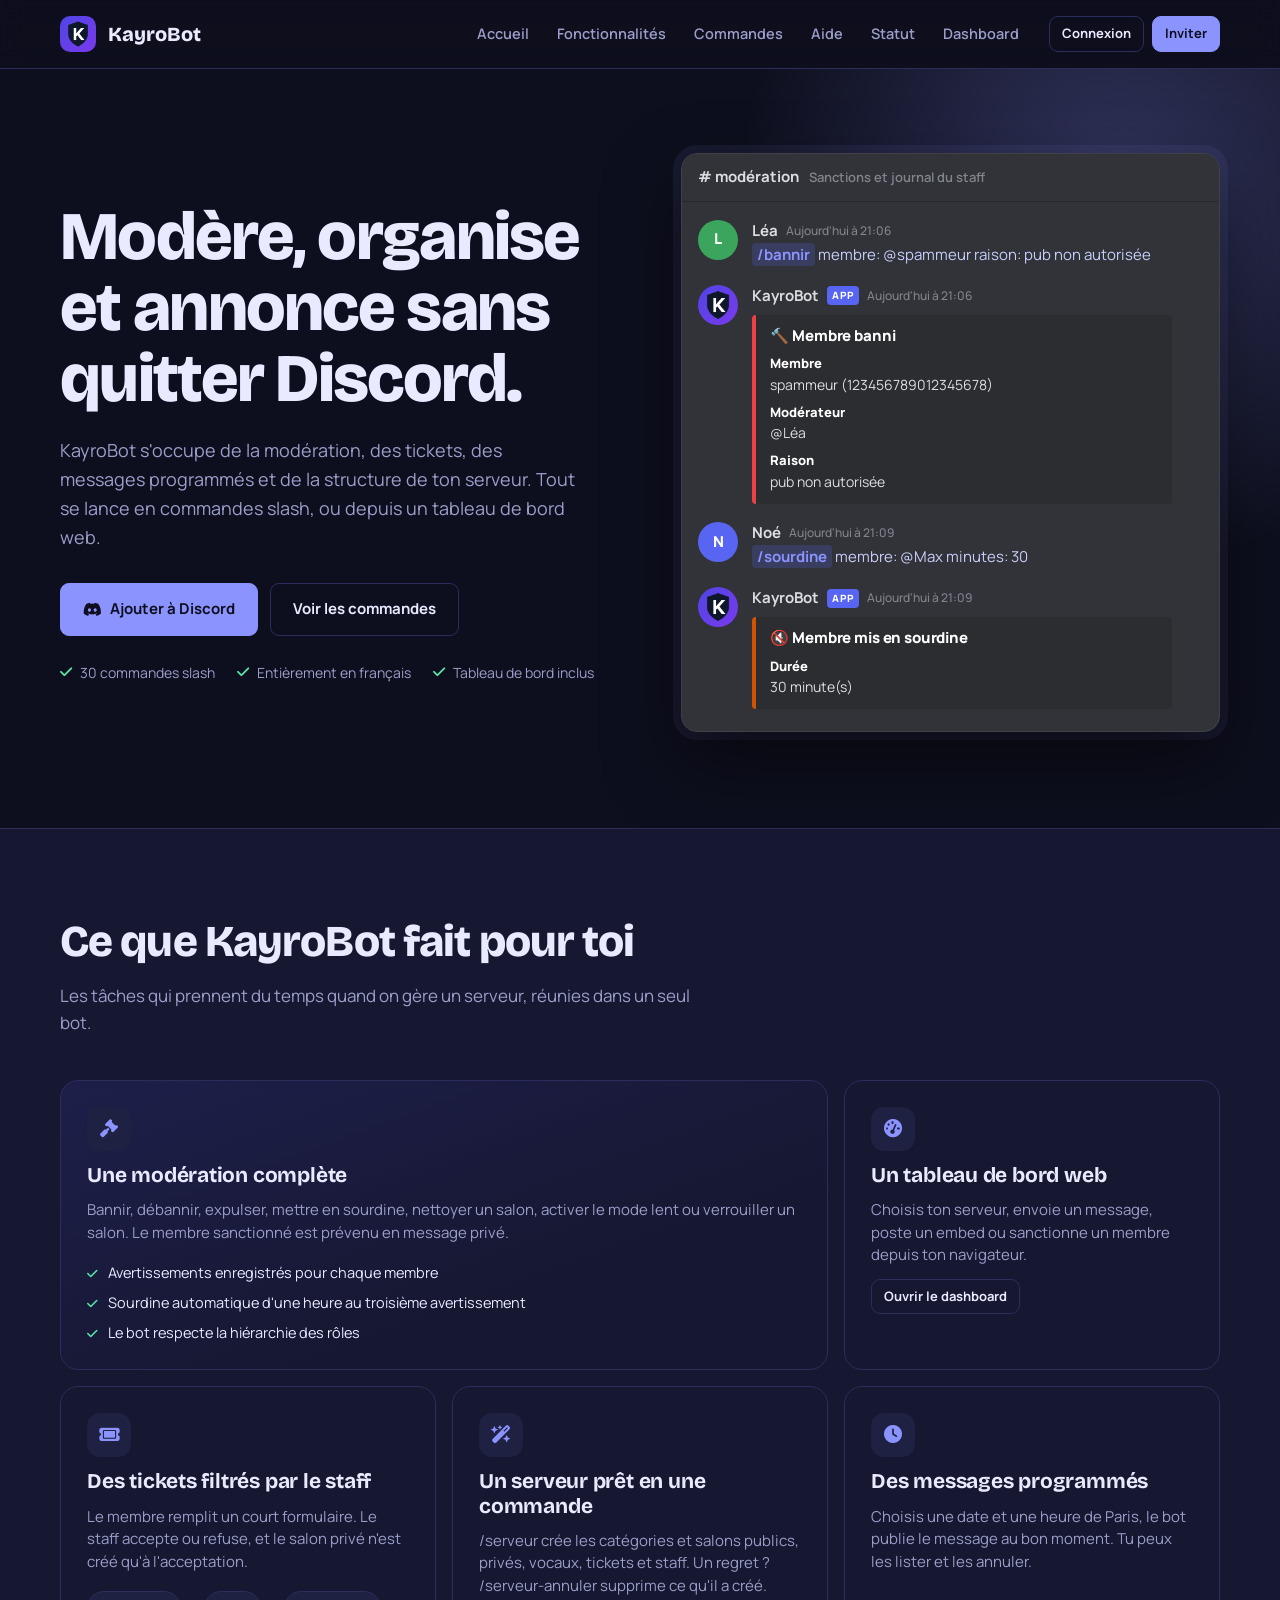
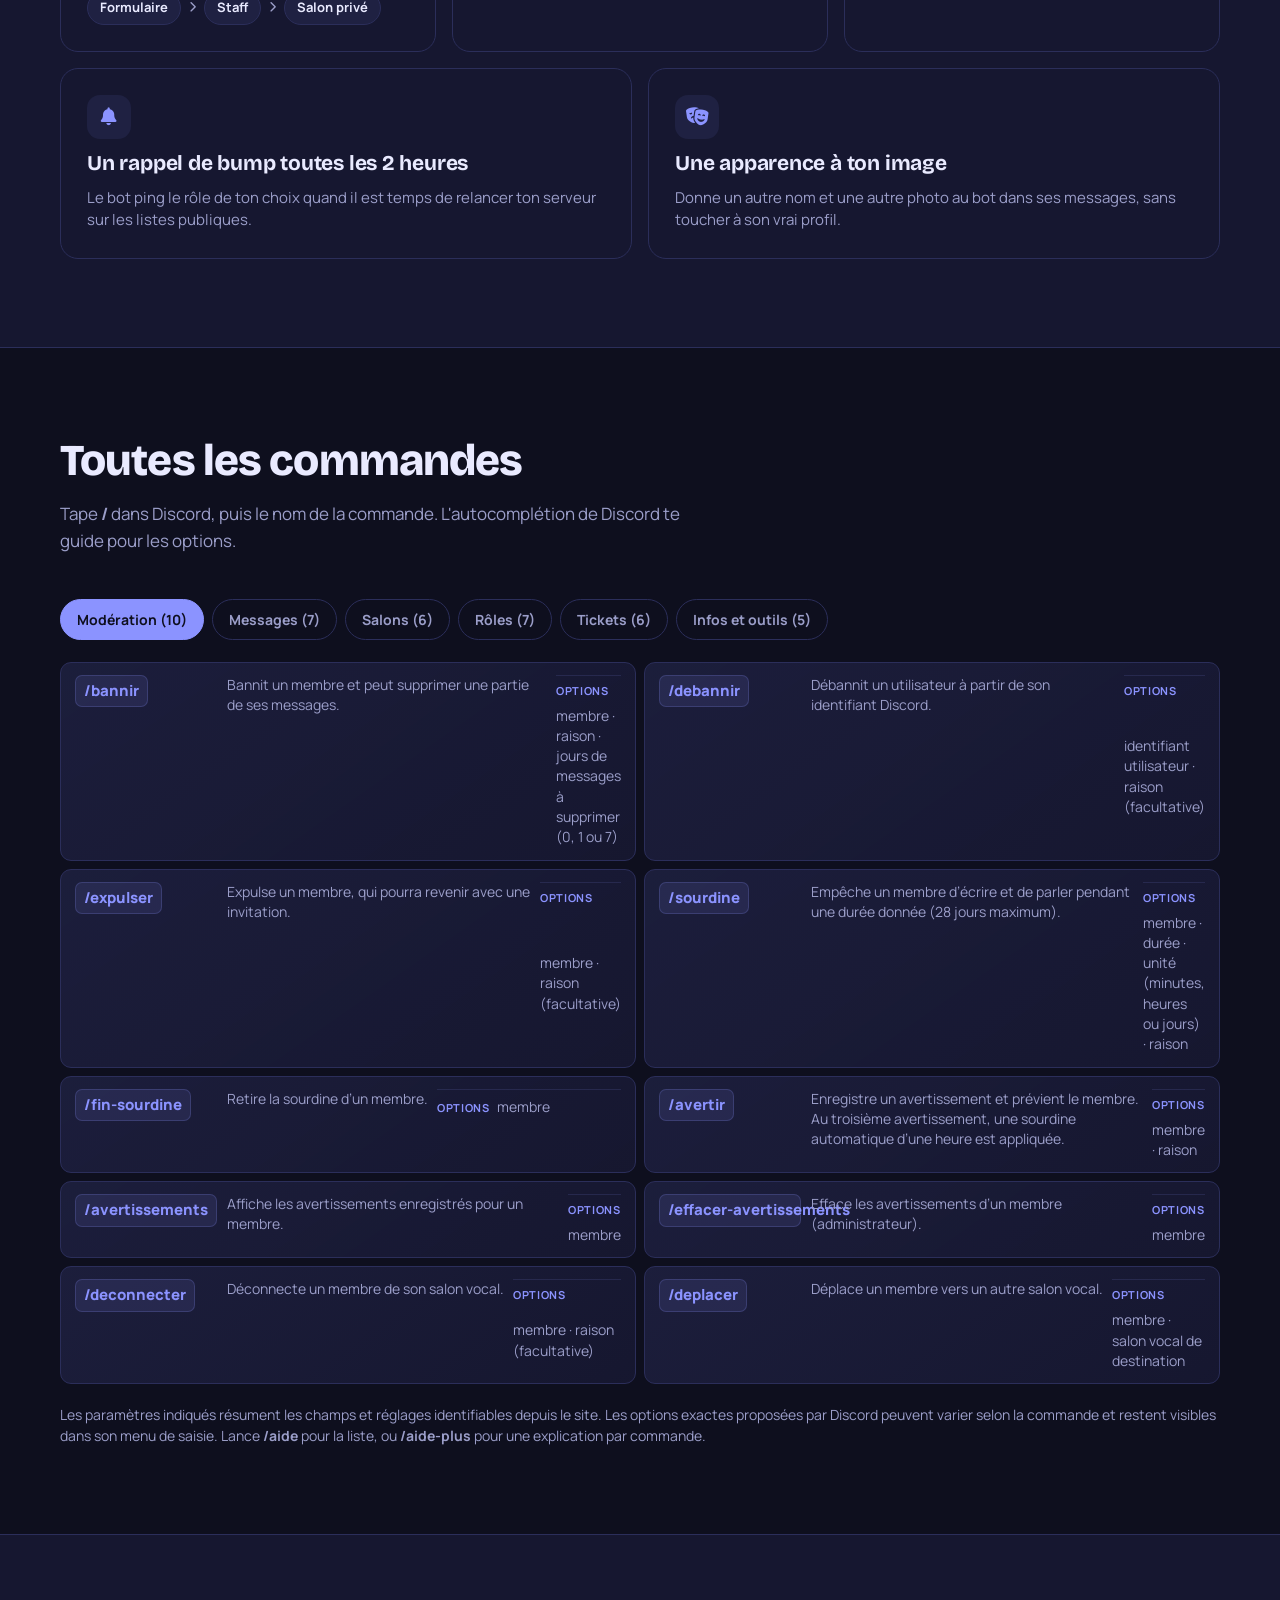
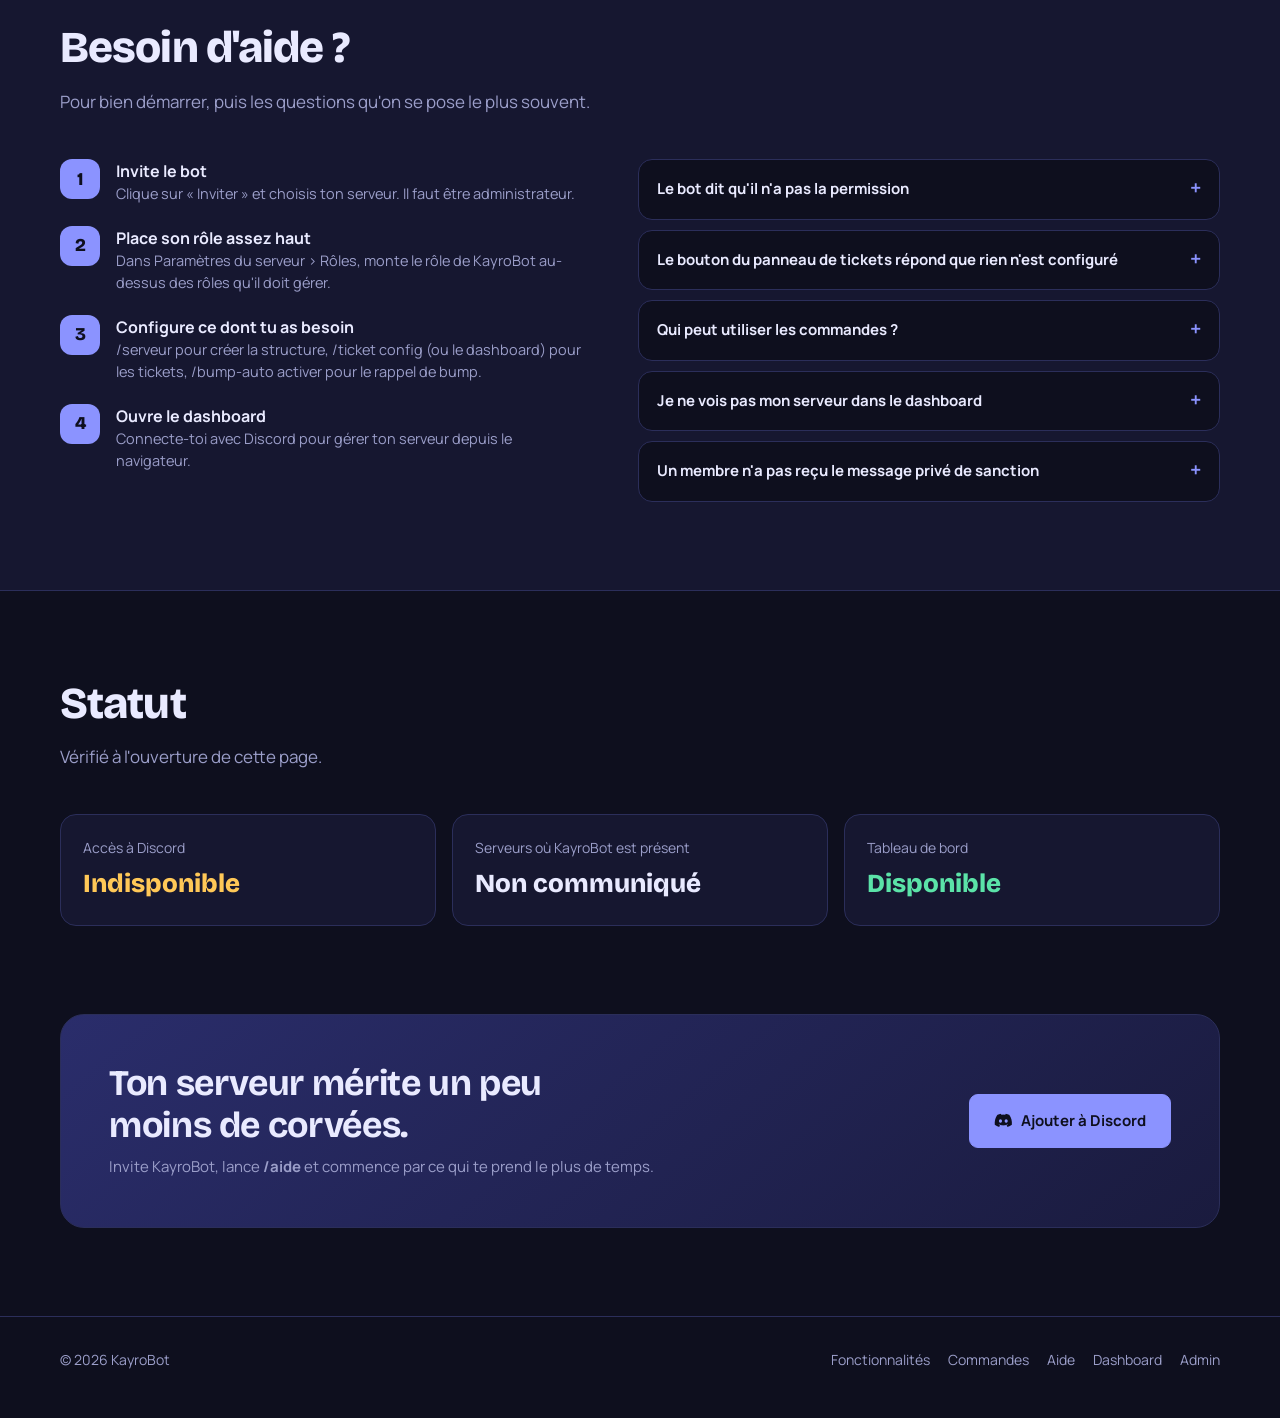
<file: index.html>
<!DOCTYPE html>
<html lang="fr">
<head>
  <meta charset="UTF-8">
  <meta name="viewport" content="width=device-width, initial-scale=1.0">
  <title>KayroBot – Le bot Discord de modération, tickets et annonces</title>
  <meta name="description" content="KayroBot modère ton serveur Discord, gère les tickets, programme tes messages et crée la structure du serveur. Commandes en français et tableau de bord web.">
  <meta property="og:title" content="KayroBot, le bot Discord en français">
  <meta property="og:description" content="Modération, tickets, messages programmés et tableau de bord web.">
  <meta property="og:image" content="https://kayrobot.fr/logo.png">
  <link rel="icon" type="image/png" href="favicon.png">
  <link rel="preconnect" href="https://fonts.googleapis.com">
  <link rel="preconnect" href="https://fonts.gstatic.com" crossorigin>
  <link href="https://fonts.googleapis.com/css2?family=Bricolage+Grotesque:opsz,wght@12..96,600;12..96,700;12..96,800&family=Manrope:wght@400;500;600;700;800&display=swap" rel="stylesheet">
  <link rel="stylesheet" href="https://cdnjs.cloudflare.com/ajax/libs/font-awesome/6.4.0/css/all.min.css">
  <link rel="stylesheet" href="style.css">
  <link rel="stylesheet" href="landing.css">
<script>
  // Adresse propre : /kayrobot.fr/ au lieu de /kayrobot.fr/index.html (et sans .html pour les autres pages)
  (function () {
    var p = location.pathname.replace(/index\.html$/, '').replace(/\.html$/, '');
    if (p !== location.pathname) history.replaceState(null, '', p + location.search + location.hash);
  })();
</script>
</head>
<body>

<header class="lp-header">
  <div class="lp-wrap lp-bar">
    <a class="lp-brand" href="#accueil"><img src="logo.png" alt="" width="36" height="36"> KayroBot</a>
    <button class="lp-burger" id="burger" aria-label="Ouvrir le menu" aria-expanded="false"><i class="fa-solid fa-bars"></i></button>
    <nav class="lp-nav" id="nav" aria-label="Navigation principale">
      <a class="link" href="#accueil">Accueil</a>
      <a class="link" href="#fonctionnalites">Fonctionnalités</a>
      <a class="link" href="#commandes">Commandes</a>
      <a class="link" href="#aide">Aide</a>
      <a class="link" href="#statut">Statut</a>
      <a class="link" href="dashboard">Dashboard</a>
      <div class="cta">
        <a class="btn btn-ghost btn-small" id="login-link" href="https://discord.com/oauth2/authorize?client_id=1563284812351938611&redirect_uri=https%3A%2F%2Fexemder29.github.io%2Ftest%2Fdashboard.html&response_type=token&scope=identify%20guilds">Connexion</a>
        <a class="btn btn-primary btn-small" href="https://discord.com/oauth2/authorize?client_id=1563284812351938611&permissions=8&integration_type=0&scope=bot+applications.commands" target="_blank" rel="noopener">Inviter</a>
      </div>
    </nav>
  </div>
</header>

<main>

  <!-- Accueil -->
  <section class="lp-hero" id="accueil">
    <div class="lp-wrap lp-hero-grid">
      <div>
        <h1>Modère, organise et annonce sans quitter Discord.</h1>
        <p class="sub">KayroBot s'occupe de la modération, des tickets, des messages programmés et de la structure de ton serveur. Tout se lance en commandes slash, ou depuis un tableau de bord web.</p>
        <div class="lp-actions">
          <a class="btn btn-primary" href="https://discord.com/oauth2/authorize?client_id=1563284812351938611&permissions=8&integration_type=0&scope=bot+applications.commands" target="_blank" rel="noopener"><i class="fa-brands fa-discord"></i> Ajouter à Discord</a>
          <a class="btn btn-ghost" href="#commandes">Voir les commandes</a>
        </div>
        <div class="lp-proof">
          <span><i class="fa-solid fa-check"></i> 30 commandes slash</span>
          <span><i class="fa-solid fa-check"></i> Entièrement en français</span>
          <span><i class="fa-solid fa-check"></i> Tableau de bord inclus</span>
        </div>
      </div>

      <!-- Maquette Discord : une sanction, comme le bot la affiche -->
      <div class="chat" role="img" aria-label="Exemple : un modérateur lance la commande bannir et KayroBot répond avec un embed de confirmation">
        <div class="chat-head"># modération <span>Sanctions et journal du staff</span></div>
        <div class="chat-body">
          <div class="msg">
            <div class="av">L</div>
            <div>
              <div class="who">Léa <small>Aujourd'hui à 21:06</small></div>
              <div class="cmdline"><b>/bannir</b> membre: @spammeur raison: pub non autorisée</div>
            </div>
          </div>
          <div class="msg">
            <img class="av" src="logo.png" alt="" width="40" height="40">
            <div>
              <div class="who">KayroBot <span class="app-tag">APP</span> <small>Aujourd'hui à 21:06</small></div>
              <div class="embed">
                <h4>🔨 Membre banni</h4>
                <dl>
                  <div><dt>Membre</dt><dd>spammeur (123456789012345678)</dd></div>
                  <div><dt>Modérateur</dt><dd>@Léa</dd></div>
                  <div><dt>Raison</dt><dd>pub non autorisée</dd></div>
                </dl>
              </div>
            </div>
          </div>
          <div class="msg">
            <div class="av" style="background:#5865f2">N</div>
            <div>
              <div class="who">Noé <small>Aujourd'hui à 21:09</small></div>
              <div class="cmdline"><b>/sourdine</b> membre: @Max minutes: 30</div>
            </div>
          </div>
          <div class="msg">
            <img class="av" src="logo.png" alt="" width="40" height="40">
            <div>
              <div class="who">KayroBot <span class="app-tag">APP</span> <small>Aujourd'hui à 21:09</small></div>
              <div class="embed amber">
                <h4>🔇 Membre mis en sourdine</h4>
                <dl><div><dt>Durée</dt><dd>30 minute(s)</dd></div></dl>
              </div>
            </div>
          </div>
        </div>
      </div>
    </div>
  </section>

  <!-- Fonctionnalités -->
  <section class="lp-section alt" id="fonctionnalites">
    <div class="lp-wrap">
      <div class="lp-head">
        <h2>Ce que KayroBot fait pour toi</h2>
        <p>Les tâches qui prennent du temps quand on gère un serveur, réunies dans un seul bot.</p>
      </div>

      <div class="bento">
        <article class="tile t4 hero-tile">
          <div class="ico"><i class="fa-solid fa-gavel"></i></div>
          <h3>Une modération complète</h3>
          <p>Bannir, débannir, expulser, mettre en sourdine, nettoyer un salon, activer le mode lent ou verrouiller un salon. Le membre sanctionné est prévenu en message privé.</p>
          <ul>
            <li><i class="fa-solid fa-check"></i> Avertissements enregistrés pour chaque membre</li>
            <li><i class="fa-solid fa-check"></i> Sourdine automatique d'une heure au troisième avertissement</li>
            <li><i class="fa-solid fa-check"></i> Le bot respecte la hiérarchie des rôles</li>
          </ul>
        </article>

        <article class="tile t2">
          <div class="ico"><i class="fa-solid fa-gauge-high"></i></div>
          <h3>Un tableau de bord web</h3>
          <p>Choisis ton serveur, envoie un message, poste un embed ou sanctionne un membre depuis ton navigateur.</p>
          <a class="btn btn-ghost btn-small" href="dashboard" style="justify-self:start">Ouvrir le dashboard</a>
        </article>

        <article class="tile t2">
          <div class="ico"><i class="fa-solid fa-ticket"></i></div>
          <h3>Des tickets filtrés par le staff</h3>
          <p>Le membre remplit un court formulaire. Le staff accepte ou refuse, et le salon privé n'est créé qu'à l'acceptation.</p>
          <div class="flow"><span>Formulaire</span><i class="fa-solid fa-chevron-right"></i><span>Staff</span><i class="fa-solid fa-chevron-right"></i><span>Salon privé</span></div>
        </article>

        <article class="tile t2">
          <div class="ico"><i class="fa-solid fa-wand-magic-sparkles"></i></div>
          <h3>Un serveur prêt en une commande</h3>
          <p>/serveur crée les catégories et salons publics, privés, vocaux, tickets et staff. Un regret ? /serveur-annuler supprime ce qu'il a créé.</p>
        </article>

        <article class="tile t2">
          <div class="ico"><i class="fa-solid fa-clock"></i></div>
          <h3>Des messages programmés</h3>
          <p>Choisis une date et une heure de Paris, le bot publie le message au bon moment. Tu peux les lister et les annuler.</p>
        </article>

        <article class="tile t3">
          <div class="ico"><i class="fa-solid fa-bell"></i></div>
          <h3>Un rappel de bump toutes les 2 heures</h3>
          <p>Le bot ping le rôle de ton choix quand il est temps de relancer ton serveur sur les listes publiques.</p>
        </article>

        <article class="tile t3">
          <div class="ico"><i class="fa-solid fa-masks-theater"></i></div>
          <h3>Une apparence à ton image</h3>
          <p>Donne un autre nom et une autre photo au bot dans ses messages, sans toucher à son vrai profil.</p>
        </article>
      </div>
    </div>
  </section>

  <!-- Commandes -->
  <section class="lp-section" id="commandes">
    <div class="lp-wrap">
      <div class="lp-head">
        <h2>Toutes les commandes</h2>
        <p>Tape <b>/</b> dans Discord, puis le nom de la commande. L'autocomplétion de Discord te guide pour les options.</p>
      </div>
      <div class="cmd-tabs" role="tablist" aria-label="Catégories de commandes" id="cmd-tabs"></div>
      <div class="cmd-list" id="cmd-list" role="tabpanel"></div>
      <p class="lp-note">Les paramètres indiqués résument les champs et réglages identifiables depuis le site. Les options exactes proposées par Discord peuvent varier selon la commande et restent visibles dans son menu de saisie. Lance <b>/aide</b> pour la liste, ou <b>/aide-plus</b> pour une explication par commande.</p>
    </div>
  </section>

  <!-- Aide -->
  <section class="lp-section alt" id="aide">
    <div class="lp-wrap">
      <div class="lp-head">
        <h2>Besoin d'aide ?</h2>
        <p>Pour bien démarrer, puis les questions qu'on se pose le plus souvent.</p>
      </div>
      <div class="help-grid">
        <ol class="steps">
          <li><div><strong>Invite le bot</strong><span>Clique sur « Inviter » et choisis ton serveur. Il faut être administrateur.</span></div></li>
          <li><div><strong>Place son rôle assez haut</strong><span>Dans Paramètres du serveur &gt; Rôles, monte le rôle de KayroBot au-dessus des rôles qu'il doit gérer.</span></div></li>
          <li><div><strong>Configure ce dont tu as besoin</strong><span>/serveur pour créer la structure, /ticket config (ou le dashboard) pour les tickets, /bump-auto activer pour le rappel de bump.</span></div></li>
          <li><div><strong>Ouvre le dashboard</strong><span>Connecte-toi avec Discord pour gérer ton serveur depuis le navigateur.</span></div></li>
        </ol>

        <div class="faq">
          <details>
            <summary>Le bot dit qu'il n'a pas la permission</summary>
            <p>Son rôle est placé plus bas que celui du membre ou du rôle visé. Monte le rôle de KayroBot dans <b>Paramètres du serveur &gt; Rôles</b>, puis réessaie.</p>
          </details>
          <details>
            <summary>Le bouton du panneau de tickets répond que rien n'est configuré</summary>
            <p>Lance <b>/ticket config</b> dans Discord, ou ouvre l'onglet Tickets du dashboard, pour choisir le salon où arrivent les demandes et le rôle du staff. Ensuite, poste le panneau avec <b>/ticket panneau</b>.</p>
          </details>
          <details>
            <summary>Qui peut utiliser les commandes ?</summary>
            <p>Chaque commande demande une permission Discord. Par exemple, /say et /embed demandent <b>Gérer les messages</b>, /role demande <b>Gérer les rôles</b> et /serveur demande d'être <b>Administrateur</b>.</p>
          </details>
          <details>
            <summary>Je ne vois pas mon serveur dans le dashboard</summary>
            <p>Seuls les serveurs où tu es propriétaire ou administrateur apparaissent. Si le bot n'y est pas, le dashboard affiche « Bot absent » avec un bouton pour l'inviter.</p>
          </details>
          <details>
            <summary>Un membre n'a pas reçu le message privé de sanction</summary>
            <p>Si ses messages privés sont fermés, Discord refuse l'envoi. La sanction s'applique quand même.</p>
          </details>
        </div>
      </div>
    </div>
  </section>

  <!-- Statut -->
  <section class="lp-section" id="statut">
    <div class="lp-wrap">
      <div class="lp-head">
        <h2>Statut</h2>
        <p>Vérifié à l'ouverture de cette page.</p>
      </div>
      <div class="status-row">
        <div class="status-card"><span class="k">Accès à Discord</span><span class="v" id="st-api">Vérification…</span></div>
        <div class="status-card"><span class="k">Serveurs où KayroBot est présent</span><span class="v" id="st-guilds">…</span></div>
        <div class="status-card"><span class="k">Tableau de bord</span><span class="v ok">Disponible</span></div>
      </div>
    </div>
  </section>

  <!-- Appel final -->
  <section class="lp-section" style="padding-top:0">
    <div class="lp-wrap">
      <div class="lp-final">
        <div>
          <h2>Ton serveur mérite un peu moins de corvées.</h2>
          <p>Invite KayroBot, lance <b>/aide</b> et commence par ce qui te prend le plus de temps.</p>
        </div>
        <a class="btn btn-primary" style="padding:15px 24px;font-size:15px" href="https://discord.com/oauth2/authorize?client_id=1563284812351938611&permissions=8&integration_type=0&scope=bot+applications.commands" target="_blank" rel="noopener"><i class="fa-brands fa-discord"></i> Ajouter à Discord</a>
      </div>
    </div>
  </section>

</main>

<footer class="lp-footer">
  <div class="lp-wrap">
    <span>© 2026 KayroBot</span>
    <nav aria-label="Liens du pied de page">
      <a href="#fonctionnalites">Fonctionnalités</a>
      <a href="#commandes">Commandes</a>
      <a href="#aide">Aide</a>
      <a href="dashboard">Dashboard</a>
      <a href="admin">Admin</a>
    </nav>
  </div>
</footer>

<script>
// ---------- Menu mobile ----------
const burger = document.getElementById('burger');
const nav = document.getElementById('nav');
burger.addEventListener('click', () => {
  const open = nav.classList.toggle('open');
  burger.setAttribute('aria-expanded', open);
});
nav.addEventListener('click', e => { if (e.target.closest('a')) nav.classList.remove('open'); });

// ---------- Commandes ----------
const COMMANDS = {
  'Modération': [
    ['/bannir', 'Bannit un membre et peut supprimer une partie de ses messages.', 'membre · raison · jours de messages à supprimer (0, 1 ou 7)'],
    ['/debannir', 'Débannit un utilisateur à partir de son identifiant Discord.', 'identifiant utilisateur · raison (facultative)'],
    ['/expulser', 'Expulse un membre, qui pourra revenir avec une invitation.', 'membre · raison (facultative)'],
    ['/sourdine', 'Empêche un membre d’écrire et de parler pendant une durée donnée (28 jours maximum).', 'membre · durée · unité (minutes, heures ou jours) · raison'],
    ['/fin-sourdine', 'Retire la sourdine d’un membre.', 'membre'],
    ['/avertir', 'Enregistre un avertissement et prévient le membre. Au troisième avertissement, une sourdine automatique d’une heure est appliquée.', 'membre · raison'],
    ['/avertissements', 'Affiche les avertissements enregistrés pour un membre.', 'membre'],
    ['/effacer-avertissements', 'Efface les avertissements d’un membre (administrateur).', 'membre'],
    ['/deconnecter', 'Déconnecte un membre de son salon vocal.', 'membre · raison (facultative)'],
    ['/deplacer', 'Déplace un membre vers un autre salon vocal.', 'membre · salon vocal de destination']
  ],
  'Messages': [
    ['/say', 'Fait parler KayroBot dans le salon de ton choix.', 'salon · message'],
    ['/embed', 'Publie une annonce mise en forme avec titre, texte et couleur.', 'salon · titre · description · couleur · image (facultative)'],
    ['/programmer', 'Programme un message pour une date et une heure précises (heure de Paris).', 'salon · message · date · heure'],
    ['/programmations', 'Affiche les messages programmés sur le serveur.', 'aucune option obligatoire'],
    ['/annuler-programmation', 'Annule un message programmé.', 'identifiant de la programmation'],
    ['/bump-auto', 'Active, arrête ou vérifie le rappel automatique de bump toutes les deux heures.', 'action : activer · arrêter · état ; rôle à mentionner (selon action)'],
    ['/apparence', 'Personnalise le nom et l’avatar affichés par le bot dans ses messages.', 'nom · URL de la photo (ou pièce jointe selon Discord)']
  ],
  'Salons': [
    ['/nettoyer', 'Supprime jusqu’à 100 messages, éventuellement ceux d’un membre précis.', 'quantité · membre (facultatif)'],
    ['/mode-lent', 'Règle le délai entre deux messages, de 0 à 6 heures.', 'durée en secondes · salon (facultatif)'],
    ['/verrouiller', 'Empêche les membres d’écrire dans le salon.', 'salon (facultatif) · raison (facultative)'],
    ['/deverrouiller', 'Rétablit le droit d’écrire dans le salon.', 'salon (facultatif)'],
    ['/serveur', 'Crée automatiquement une structure de catégories et de salons publics, privés, vocaux, tickets et staff.', 'configuration/structure proposée par le bot'],
    ['/serveur-annuler', 'Annule la dernière création faite par /serveur et supprime les éléments créés.', 'aucune option obligatoire']
  ],
  'Rôles': [
    ['/role creer', 'Crée un rôle avec ses permissions et sa position.', 'nom · couleur · permissions · position (selon options proposées)'],
    ['/role modifier', 'Modifie le nom, la couleur, les permissions ou la position d’un rôle.', 'rôle · nom / couleur / permissions / position'],
    ['/role supprimer', 'Supprime un rôle du serveur.', 'rôle'],
    ['/role ajouter', 'Attribue un rôle à un membre sans retirer ses autres rôles.', 'membre · rôle'],
    ['/role retirer', 'Retire un rôle à un membre.', 'membre · rôle'],
    ['/role remplacer', 'Remplace un rôle par un autre chez un membre.', 'membre · rôle à retirer · rôle à ajouter'],
    ['/role voir', 'Affiche la liste des rôles du serveur.', 'aucune option obligatoire']
  ],
  'Tickets': [
    ['/ticket panneau', 'Publie le panneau permettant aux membres d’ouvrir une demande.', 'salon de publication'],
    ['/ticket config', 'Configure le salon de réception, le rôle du staff et la catégorie des tickets.', 'salon de réception · rôle staff · catégorie'],
    ['/ticket questions', 'Définit jusqu’à cinq questions pour le formulaire de ticket.', 'questions (jusqu’à 5)'],
    ['/ticket option-ajouter', 'Ajoute un type de demande au menu du panneau.', 'nom · description · emoji (si proposé)'],
    ['/ticket option-retirer', 'Retire un type de demande du menu.', 'type de ticket'],
    ['/ticket options', 'Liste les types de tickets actuellement configurés.', 'aucune option obligatoire']
  ],
  'Infos et outils': [
    ['/infos-membre', 'Affiche les informations d’un membre.', 'membre'],
    ['/infos-serveur', 'Affiche les informations du serveur.', 'aucune option obligatoire'],
    ['/ping', 'Mesure la latence de KayroBot.', 'aucune option obligatoire'],
    ['/aide', 'Affiche la liste des commandes disponibles.', 'aucune option obligatoire'],
    ['/aide-plus', 'Affiche les commandes avec une courte explication.', 'aucune option obligatoire']
  ]
};

const tabs = document.getElementById('cmd-tabs');
const list = document.getElementById('cmd-list');

function showCategory(name) {
  tabs.querySelectorAll('button').forEach(b => b.setAttribute('aria-selected', b.dataset.cat === name));
  list.innerHTML = '';
  COMMANDS[name].forEach(([cmd, desc, options]) => {
    const item = document.createElement('article');
    item.className = 'cmd-item';
    const top = document.createElement('div'); top.className = 'cmd-item-top';
    const code = document.createElement('code'); code.textContent = cmd;
    const span = document.createElement('span'); span.className = 'cmd-description'; span.textContent = desc;
    const meta = document.createElement('div'); meta.className = 'cmd-options';
    const label = document.createElement('b'); label.textContent = 'Options';
    const detail = document.createElement('span'); detail.textContent = options;
    top.append(code, span); meta.append(label, detail);
    item.append(top, meta);
    list.appendChild(item);
  });
}

Object.keys(COMMANDS).forEach((name, i) => {
  const b = document.createElement('button');
  b.type = 'button'; b.dataset.cat = name; b.setAttribute('role', 'tab');
  b.textContent = `${name} (${COMMANDS[name].length})`;
  b.addEventListener('click', () => showCategory(name));
  tabs.appendChild(b);
});
showCategory('Modération');

// ---------- Statut (via le Worker) ----------
const BOT_PROXY_URL = 'https://kayrobot-proxy.exem029.workers.dev';
(async () => {
  const api = document.getElementById('st-api');
  const guilds = document.getElementById('st-guilds');
  try {
    const res = await fetch(`${BOT_PROXY_URL}/__stats`);
    const d = await res.json();
    if (!d.ok) throw new Error('refus');
    api.textContent = 'Opérationnel'; api.className = 'v ok';
    guilds.textContent = d.serveurs != null ? Number(d.serveurs).toLocaleString('fr-FR') : 'Non communiqué';
  } catch (e) {
    api.textContent = 'Indisponible'; api.className = 'v bad';
    guilds.textContent = 'Non communiqué';
  }
})();
</script>
<script>
  // Si tu t'es déjà connecté, le bouton mène direct au dashboard (qui renouvelle la connexion tout seul)
  (function () {
    try {
      var link = document.getElementById('login-link');
      var exp = Number(localStorage.getItem('discord_token_exp')) || 0;
      var ok = localStorage.getItem('discord_remember') === '1' || (localStorage.getItem('discord_token') && (!exp || exp > Date.now()));
      if (link && ok) { link.href = 'dashboard'; link.textContent = 'Mon dashboard'; }
    } catch (e) {}
  })();
</script>
</body>
</html>
</file>
<file: style.css>
/* KayroBot — style commun (connexion, admin, dashboard) */

:root {
  --bg: #0e0f1e;
  --panel: #161730;
  --raised: #1f2142;
  --line: #2b2e5a;
  --text: #e9eaff;
  --muted: #9b9ec9;
  --accent: #8b93ff;
  --accent-strong: #6f78ff;
  --on-accent: #0e0f1e;
  --ok: #5be3a8;
  --warn: #ffc857;
  --danger: #ff6b8b;
  --radius: 14px;
  --radius-sm: 9px;
  --font-display: "Bricolage Grotesque", "Segoe UI", system-ui, sans-serif;
  --font-body: "Manrope", "Segoe UI", system-ui, sans-serif;
}

*, *::before, *::after { box-sizing: border-box; }
html { color-scheme: dark; }
body {
  margin: 0;
  background: var(--bg);
  color: var(--text);
  font-family: var(--font-body);
  font-size: 15px;
  line-height: 1.5;
  -webkit-font-smoothing: antialiased;
}
h1, h2, h3, h4 { font-family: var(--font-display); margin: 0; line-height: 1.15; letter-spacing: -0.01em; }
p { margin: 0; }
a { color: inherit; }
button { font: inherit; color: inherit; cursor: pointer; }
.hidden { display: none !important; }

:focus-visible { outline: 2px solid var(--accent); outline-offset: 2px; border-radius: 6px; }

::-webkit-scrollbar { width: 10px; height: 10px; }
::-webkit-scrollbar-track { background: transparent; }
::-webkit-scrollbar-thumb { background: var(--line); border-radius: 8px; border: 2px solid var(--bg); }

/* ---------- Boutons ---------- */
.btn {
  display: inline-flex; align-items: center; justify-content: center; gap: 8px;
  border: 1px solid transparent; border-radius: var(--radius-sm);
  padding: 10px 16px; font-weight: 700; font-size: 14px; text-decoration: none;
  transition: background .15s, border-color .15s, transform .08s;
  background: var(--raised); color: var(--text); border-color: var(--line);
}
.btn:hover { border-color: var(--accent); }
.btn:active { transform: translateY(1px); }
.btn[disabled], .btn.is-disabled { opacity: .45; pointer-events: none; }
.btn-primary { background: var(--accent); color: var(--on-accent); border-color: var(--accent); }
.btn-primary:hover { background: var(--accent-strong); border-color: var(--accent-strong); }
.btn-ok { background: var(--ok); color: #062418; border-color: var(--ok); }
.btn-warn { background: var(--warn); color: #2a1d00; border-color: var(--warn); }
.btn-danger { background: var(--danger); color: #2b0510; border-color: var(--danger); }
.btn-ghost { background: transparent; border-color: var(--line); }
.btn-block { width: 100%; }
.btn-small { padding: 7px 12px; font-size: 13px; }

/* ---------- Formulaires ---------- */
.field { display: grid; gap: 6px; }
.field > span { font-size: 13px; color: var(--muted); font-weight: 600; }
.input, select.input, textarea.input {
  width: 100%; background: var(--bg); color: var(--text);
  border: 1px solid var(--line); border-radius: var(--radius-sm);
  padding: 10px 12px; font: inherit; font-size: 14px;
}
.input::placeholder { color: #6b6e9d; }
.input:hover { border-color: #3a3e78; }
.input:focus { outline: none; border-color: var(--accent); box-shadow: 0 0 0 3px rgba(139,147,255,.2); }
textarea.input { resize: vertical; min-height: 84px; }
input[type="color"].input { padding: 3px; height: 42px; cursor: pointer; }
.row { display: flex; gap: 10px; }
.row > * { flex: 1; min-width: 0; }
.picker { display: grid; gap: 6px; }
.picker .input.search { padding: 8px 12px; font-size: 13px; background: var(--panel); }

/* ---------- Écran de connexion / admin ---------- */
.center-screen { min-height: 100vh; display: grid; place-items: center; padding: 24px 16px; }
.login-card {
  width: 100%; max-width: 420px; background: var(--panel);
  border: 1px solid var(--line); border-radius: 20px; padding: 36px 32px;
  display: grid; gap: 28px;
}
.logo {
  width: 52px; height: 52px; border-radius: 16px;
  background: linear-gradient(140deg, var(--accent), #5b64e8);
  display: grid; place-items: center; color: var(--on-accent);
  font-family: var(--font-display); font-weight: 800; font-size: 26px;
}
.login-card h1 { font-size: 30px; }
.login-card .lead { color: var(--muted); margin-top: 8px; }
.stack { display: grid; gap: 12px; }
.fine { font-size: 13px; color: var(--muted); }
.fine a { color: var(--accent); }
.notice { border-left: 3px solid var(--ok); background: rgba(91,227,168,.08); padding: 12px 14px; border-radius: 0 var(--radius-sm) var(--radius-sm) 0; font-size: 14px; }
.notice.error { border-color: var(--danger); background: rgba(255,107,139,.08); }

/* ---------- Structure du dashboard ---------- */
.shell { display: grid; grid-template-columns: 264px 1fr; min-height: 100vh; }

.rail {
  background: var(--panel); border-right: 1px solid var(--line);
  padding: 22px 16px; display: flex; flex-direction: column; gap: 22px;
  position: sticky; top: 0; height: 100vh;
}
.brand { display: flex; align-items: center; gap: 12px; padding: 0 6px; }
.brand .logo { width: 38px; height: 38px; border-radius: 12px; font-size: 20px; }
.brand .logo-img { width: 38px; height: 38px; border-radius: 12px; display: block; }
.brand strong { font-family: var(--font-display); font-size: 19px; }

.server-switch {
  display: flex; align-items: center; gap: 12px; text-align: left; width: 100%;
  background: var(--bg); border: 1px solid var(--line); border-radius: var(--radius);
  padding: 10px 12px;
}
.server-switch:hover { border-color: var(--accent); }
.server-switch img { width: 38px; height: 38px; border-radius: 12px; object-fit: cover; background: var(--raised); flex: none; }
.server-switch .name { font-weight: 700; display: block; overflow: hidden; text-overflow: ellipsis; white-space: nowrap; max-width: 150px; }
.server-switch .hint { font-size: 12px; color: var(--muted); }

.nav { display: grid; gap: 4px; }
.nav-btn {
  display: flex; align-items: center; gap: 12px; width: 100%;
  background: transparent; border: 0; border-radius: 10px;
  padding: 11px 12px; color: var(--muted); font-weight: 600; text-align: left;
  position: relative;
}
.nav-btn i { width: 20px; text-align: center; font-size: 15px; }
.nav-btn:hover { background: var(--raised); color: var(--text); }
.nav-btn.active { background: var(--raised); color: var(--text); }
.nav-btn.active::before {
  content: ""; position: absolute; left: -16px; top: 8px; bottom: 8px; width: 4px;
  background: var(--accent); border-radius: 0 4px 4px 0;
}
.nav-btn.active i { color: var(--accent); }

.rail-foot { margin-top: auto; display: grid; gap: 12px; }
.user-chip { display: flex; align-items: center; gap: 10px; padding: 8px 10px; border: 1px solid var(--line); border-radius: var(--radius); }
.user-chip img { width: 32px; height: 32px; border-radius: 50%; background: var(--raised); }
.user-chip span { flex: 1; font-weight: 600; font-size: 14px; overflow: hidden; text-overflow: ellipsis; white-space: nowrap; }
.icon-btn { background: transparent; border: 0; color: var(--muted); padding: 6px; border-radius: 8px; }
.icon-btn:hover { color: var(--danger); background: var(--raised); }

.main { min-width: 0; display: flex; flex-direction: column; }
.topbar {
  display: flex; align-items: center; justify-content: space-between; gap: 16px;
  padding: 22px 36px 18px; border-bottom: 1px solid var(--line);
  position: sticky; top: 0; background: rgba(14,15,30,.88); backdrop-filter: blur(10px); z-index: 5;
}
.topbar h2 { font-size: 28px; }
.topbar p { color: var(--muted); margin-top: 4px; font-size: 14px; }
.chips { display: flex; gap: 8px; flex-wrap: wrap; justify-content: flex-end; }
.chip {
  display: inline-flex; align-items: center; gap: 8px; padding: 6px 12px;
  border-radius: 999px; font-size: 13px; font-weight: 700; background: var(--raised); border: 1px solid var(--line);
}
.chip::before { content: ""; width: 8px; height: 8px; border-radius: 50%; background: var(--muted); }
.chip.ok::before { background: var(--ok); }
.chip.bad::before { background: var(--danger); }
.chip.plain::before { display: none; }

.content { padding: 28px 36px 60px; max-width: 1180px; width: 100%; }
.tab-content { display: grid; gap: 24px; }

.section-head { display: flex; align-items: end; justify-content: space-between; gap: 16px; flex-wrap: wrap; }
.section-head h3 { font-size: 20px; }
.section-head p { color: var(--muted); font-size: 14px; margin-top: 4px; }

/* ---------- Serveurs ---------- */
.guild-grid { display: grid; grid-template-columns: repeat(auto-fill, minmax(290px, 1fr)); gap: 16px; }
.guild {
  background: var(--panel); border: 1px solid var(--line); border-radius: var(--radius);
  padding: 18px; display: grid; gap: 16px;
}
.guild:hover { border-color: #3d4190; }
.guild-top { display: flex; gap: 14px; align-items: center; min-width: 0; }
.guild-top img { width: 56px; height: 56px; border-radius: 16px; object-fit: cover; background: var(--raised); flex: none; }
.guild-top h4 { font-size: 17px; overflow: hidden; text-overflow: ellipsis; white-space: nowrap; }
.guild-top .role { color: var(--muted); font-size: 13px; }
.guild-actions { display: flex; gap: 8px; align-items: center; justify-content: space-between; }
.state { font-size: 13px; font-weight: 700; display: inline-flex; align-items: center; gap: 7px; color: var(--muted); }
.state::before { content: ""; width: 8px; height: 8px; border-radius: 50%; background: var(--muted); }
.state.ok { color: var(--ok); } .state.ok::before { background: var(--ok); }
.state.bad { color: var(--warn); } .state.bad::before { background: var(--warn); }

.empty {
  border: 1px dashed var(--line); border-radius: var(--radius); padding: 40px 24px;
  text-align: center; color: var(--muted); display: grid; gap: 14px; justify-items: center;
}
.empty strong { color: var(--text); font-family: var(--font-display); font-size: 18px; }

/* ---------- Vue d'ensemble ---------- */
.overview-head { display: flex; gap: 20px; align-items: center; }
.overview-head img { width: 84px; height: 84px; border-radius: 24px; object-fit: cover; background: var(--raised); }
.overview-head h3 { font-size: 34px; }
.overview-head p { color: var(--muted); margin-top: 6px; font-size: 16px; }
.overview-head p b { color: var(--text); }
.overview-grid { display: grid; grid-template-columns: 1fr 1.15fr; gap: 24px; align-items: start; }
.quick { display: grid; gap: 10px; }
.quick button {
  display: flex; align-items: center; gap: 14px; text-align: left; width: 100%;
  background: var(--panel); border: 1px solid var(--line); border-radius: var(--radius);
  padding: 14px 16px;
}
.quick button:hover { border-color: var(--accent); background: var(--raised); }
.quick i { width: 38px; height: 38px; border-radius: 11px; display: grid; place-items: center; background: var(--raised); color: var(--accent); flex: none; }
.quick strong { display: block; }
.quick small { color: var(--muted); font-size: 13px; }

.journal { background: var(--panel); border: 1px solid var(--line); border-radius: var(--radius); padding: 6px 18px; }
.journal ol { list-style: none; margin: 0; padding: 0; }
.journal li { display: grid; grid-template-columns: 22px 1fr auto; gap: 12px; padding: 14px 0; border-bottom: 1px solid var(--line); align-items: start; }
.journal li:last-child { border-bottom: 0; }
.journal .dot { width: 10px; height: 10px; border-radius: 50%; margin-top: 6px; justify-self: center; background: var(--ok); }
.journal li.fail .dot { background: var(--danger); }
.journal strong { display: block; font-size: 14px; }
.journal span.detail { color: var(--muted); font-size: 13px; overflow-wrap: anywhere; }
.journal time { color: var(--muted); font-size: 12px; white-space: nowrap; }
.journal .empty { border: 0; padding: 28px 8px; }

/* ---------- Commandes ---------- */
.console { display: grid; grid-template-columns: 220px 1fr; gap: 24px; align-items: start; }
.cat-list { display: grid; gap: 6px; position: sticky; top: 110px; }
.category-btn {
  display: flex; align-items: center; gap: 12px; text-align: left;
  background: transparent; border: 1px solid transparent; border-radius: 12px; padding: 12px 14px; color: var(--muted);
}
.category-btn i { width: 20px; text-align: center; }
.category-btn strong { display: block; color: var(--text); font-size: 14px; }
.category-btn small { font-size: 12px; }
.category-btn:hover { background: var(--panel); }
.category-btn.active { background: var(--panel); border-color: var(--line); }
.category-btn.active i { color: var(--accent); }

.cmd-category-content { display: grid; gap: 16px; }
.cmd-category-content > .lead { color: var(--muted); }
.cmd-grid { display: grid; grid-template-columns: repeat(auto-fit, minmax(300px, 1fr)); gap: 16px; align-items: start; }

.cmd {
  background: var(--panel); border: 1px solid var(--line); border-left: 4px solid var(--accent);
  border-radius: var(--radius); padding: 18px; display: grid; gap: 14px;
}
.cmd.sev-high { border-left-color: var(--danger); }
.cmd.sev-mid { border-left-color: var(--warn); }
.cmd.sev-ok { border-left-color: var(--ok); }
.cmd h4 { font-size: 17px; }
.cmd header p { color: var(--muted); font-size: 13.5px; margin-top: 4px; }
.cmd .slash { color: var(--accent); }
.note { background: var(--bg); border: 1px solid var(--line); border-radius: var(--radius-sm); padding: 12px 14px; font-size: 13.5px; color: var(--muted); }
.note b { color: var(--text); }

/* ---------- Notifications ---------- */
#toasts { position: fixed; right: 20px; bottom: 20px; display: grid; gap: 10px; z-index: 50; width: min(380px, calc(100vw - 32px)); }
.toast {
  background: var(--raised); border: 1px solid var(--line); border-left: 4px solid var(--ok);
  border-radius: var(--radius-sm); padding: 14px 16px; box-shadow: 0 12px 32px rgba(0,0,0,.45);
  animation: toast-in .22s ease-out;
}
.toast.error { border-left-color: var(--danger); }
.toast.warn { border-left-color: var(--warn); }
.toast strong { display: block; font-size: 14px; }
.toast p { font-size: 13px; color: var(--muted); margin-top: 3px; white-space: pre-line; overflow-wrap: anywhere; }
@keyframes toast-in { from { transform: translateY(10px); opacity: 0; } to { transform: none; opacity: 1; } }

.modal { position: fixed; inset: 0; background: rgba(5,6,16,.7); display: grid; place-items: center; z-index: 60; padding: 16px; }
.modal-box { background: var(--panel); border: 1px solid var(--line); border-radius: 18px; padding: 26px; width: min(420px, 100%); display: grid; gap: 18px; }
.modal-box h3 { font-size: 20px; }
.modal-box p { color: var(--muted); }
.modal-actions { display: flex; gap: 10px; justify-content: flex-end; }

pre.diag { background: var(--bg); border: 1px solid var(--line); border-radius: var(--radius-sm); padding: 12px 14px; font-size: 12.5px; color: var(--muted); white-space: pre-wrap; margin: 10px 0 0; }

/* ---------- Mobile ---------- */
@media (max-width: 900px) {
  .shell { grid-template-columns: 1fr; }
  .rail { position: static; height: auto; flex-direction: row; flex-wrap: wrap; align-items: center; padding: 14px 16px; gap: 12px; border-right: 0; border-bottom: 1px solid var(--line); }
  .rail .brand { flex: 1; }
  .server-switch { order: 3; }
  .nav { order: 4; width: 100%; display: flex; overflow-x: auto; gap: 6px; }
  .nav-btn { width: auto; white-space: nowrap; }
  .nav-btn.active::before { display: none; }
  .rail-foot { margin: 0; display: flex; align-items: center; }
  .rail-foot .btn { display: none; }
  .topbar { position: static; padding: 18px 16px; flex-direction: column; align-items: flex-start; }
  .topbar h2 { font-size: 24px; }
  .content { padding: 20px 16px 48px; }
  .overview-grid, .console { grid-template-columns: 1fr; }
  .cat-list { position: static; display: flex; overflow-x: auto; }
  .category-btn small { display: none; }
  .overview-head h3 { font-size: 26px; }
  .overview-head img { width: 64px; height: 64px; border-radius: 18px; }
}

@media (prefers-reduced-motion: reduce) {
  * { animation: none !important; transition: none !important; }
}


/* ---------- Finition dashboard KayroBot ---------- */
.rail { gap: 17px; padding: 20px 14px; background: linear-gradient(180deg, #171832 0%, #121326 100%); }
.nav { gap: 3px; }
.nav-btn { padding: 10px 11px; border-radius: 9px; }
.topbar { padding: 20px 32px 16px; }
.content { max-width: 1360px; padding: 24px 32px 52px; }
.tab-content { gap: 18px; }
.section-head { margin-bottom: 2px; }
.guild-grid { gap: 12px; }
.guild { gap: 13px; padding: 16px; transition: transform .18s, border-color .18s, box-shadow .18s; }
.guild:hover { transform: translateY(-2px); border-color: var(--accent); box-shadow: 0 12px 28px rgba(0,0,0,.18); }
.console { grid-template-columns: 205px minmax(0,1fr); gap: 16px; }
.cat-list { gap: 4px; }
.category-btn { padding: 10px 12px; border-radius: 10px; }
.cmd-category-content { gap: 10px; }
.cmd-grid { gap: 10px; grid-template-columns: repeat(auto-fit, minmax(min(100%, 280px), 1fr)); }
.cmd { gap: 10px; padding: 15px; border-left-width: 3px; transition: border-color .18s, transform .18s, box-shadow .18s; }
.cmd:hover { border-color: #414681; box-shadow: 0 10px 24px rgba(0,0,0,.16); transform: translateY(-1px); }
.cmd h4 { font-size: 16px; }
.cmd header p { font-size: 13px; line-height: 1.45; }
.cmd .field { gap: 5px; }
.cmd .input { padding: 9px 11px; }
.quick { gap: 8px; }
.quick button { padding: 12px 14px; }
.journal { padding: 4px 14px; }
.command-reference { margin-top: 18px; padding: 16px; border: 1px solid var(--line); border-radius: var(--radius); background: linear-gradient(145deg, rgba(31,33,66,.68), rgba(22,23,48,.92)); }
.reference-heading { display: flex; align-items: center; gap: 11px; margin-bottom: 12px; }
.reference-icon { width: 36px; height: 36px; display: grid; place-items: center; border-radius: 10px; background: rgba(139,147,255,.13); color: var(--accent); }
.reference-heading strong { display: block; font-family: var(--font-display); }
.reference-heading p { margin-top: 2px; color: var(--muted); font-size: 12px; }
.reference-grid { display: grid; grid-template-columns: repeat(auto-fit,minmax(210px,1fr)); gap: 7px; }
.reference-grid > div { display: grid; gap: 4px; padding: 10px 11px; background: rgba(14,15,30,.58); border: 1px solid rgba(43,46,90,.8); border-radius: 9px; }
.reference-grid code { color: var(--accent); font-size: 12px; font-weight: 800; }
.reference-grid span { color: var(--muted); font-size: 12px; line-height: 1.4; }
@media (max-width: 900px) {
  .rail { gap: 10px; }
  .console { gap: 12px; }
  .cat-list { gap: 5px; }
  .content { padding: 18px 14px 42px; }
  .topbar { padding: 16px 14px; }
}
@media (max-width: 520px) {
  .cmd-grid { grid-template-columns: 1fr; }
  .cmd { padding: 13px; }
  .reference-grid { grid-template-columns: 1fr; }
}
</file>
<file: landing.css>
/* Page d'accueil KayroBot — s'appuie sur les variables de style.css */

html { scroll-behavior: smooth; scroll-padding-top: 84px; }
.lp-wrap { width: min(1160px, 100% - 48px); margin-inline: auto; }

/* ---------- En-tête ---------- */
.lp-header {
  position: sticky; top: 0; z-index: 20;
  background: rgba(14,15,30,.86); backdrop-filter: blur(12px);
  border-bottom: 1px solid var(--line);
}
.lp-bar { display: flex; align-items: center; gap: 28px; height: 68px; }
.lp-brand { display: flex; align-items: center; gap: 12px; text-decoration: none; font-family: var(--font-display); font-weight: 800; font-size: 20px; }
.lp-brand img { width: 36px; height: 36px; border-radius: 10px; }
.lp-nav { display: flex; gap: 4px; margin-left: auto; align-items: center; }
.lp-nav a.link { padding: 8px 12px; border-radius: 8px; text-decoration: none; color: var(--muted); font-weight: 600; font-size: 14.5px; }
.lp-nav a.link:hover { color: var(--text); background: var(--raised); }
.lp-nav .cta { display: flex; gap: 8px; margin-left: 14px; }
.lp-burger { display: none; margin-left: auto; background: transparent; border: 1px solid var(--line); border-radius: 10px; width: 42px; height: 42px; }

/* ---------- Hero ---------- */
.lp-hero { position: relative; padding: 84px 0 96px; overflow: hidden; }
.lp-hero::before {
  content: ""; position: absolute; width: 760px; height: 760px; right: -220px; top: -260px;
  background: radial-gradient(closest-side, rgba(139,147,255,.28), transparent);
  pointer-events: none;
}
.lp-hero-grid { position: relative; display: grid; grid-template-columns: 1.05fr 1fr; gap: 56px; align-items: center; }
.lp-hero h1 { font-size: clamp(40px, 5.4vw, 68px); font-weight: 800; line-height: 1.04; letter-spacing: -0.025em; }
.lp-hero .sub { color: var(--muted); font-size: 18px; margin-top: 22px; max-width: 520px; line-height: 1.6; }
.lp-actions { display: flex; gap: 12px; margin-top: 32px; flex-wrap: wrap; }
.lp-actions .btn { padding: 14px 22px; font-size: 15px; }
.lp-proof { display: flex; gap: 22px; margin-top: 26px; color: var(--muted); font-size: 14px; flex-wrap: wrap; }
.lp-proof span { display: inline-flex; align-items: center; gap: 8px; }
.lp-proof i { color: var(--ok); }

/* Maquette d'une conversation Discord */
.chat {
  background: #313338; border: 1px solid #3f4147; border-radius: 16px; overflow: hidden;
  box-shadow: 0 30px 70px rgba(0,0,0,.5), 0 0 0 8px rgba(139,147,255,.08);
  font-family: "Manrope", system-ui, sans-serif; color: #dbdee1;
}
.chat-head { display: flex; align-items: center; gap: 10px; padding: 12px 16px; border-bottom: 1px solid #26282c; font-weight: 700; background: #313338; }
.chat-head span { color: #80848e; font-weight: 600; font-size: 13px; }
.chat-body { padding: 18px 16px 22px; display: grid; gap: 18px; }
.msg { display: grid; grid-template-columns: 40px 1fr; gap: 14px; }
.msg .av { width: 40px; height: 40px; border-radius: 50%; display: grid; place-items: center; font-weight: 800; color: #fff; background: #3ba55d; }
.msg img.av { background: none; border-radius: 50%; }
.msg .who { font-weight: 700; font-size: 15px; display: flex; align-items: center; gap: 8px; }
.msg .who small { color: #80848e; font-weight: 500; font-size: 12px; }
.app-tag { background: #5865f2; color: #fff; font-size: 10px; font-weight: 800; padding: 2px 5px; border-radius: 4px; letter-spacing: .02em; }
.cmdline { color: #c9cdfb; margin-top: 2px; font-size: 15px; }
.cmdline b { color: #8b93ff; font-weight: 700; background: rgba(88,101,242,.22); padding: 1px 5px; border-radius: 4px; }
.embed { margin-top: 8px; background: #2b2d31; border-left: 4px solid #ed4245; border-radius: 4px; padding: 12px 14px; max-width: 420px; display: grid; gap: 10px; }
.embed.amber { border-left-color: #d35400; }
.embed h4 { font-family: "Manrope", sans-serif; font-size: 15px; font-weight: 800; color: #fff; }
.embed dl { margin: 0; display: grid; gap: 8px; }
.embed dt { font-weight: 800; font-size: 13px; color: #fff; }
.embed dd { margin: 0; font-size: 14px; color: #dbdee1; }

/* ---------- Sections ---------- */
.lp-section { padding: 88px 0; }
.lp-section.alt { background: var(--panel); border-block: 1px solid var(--line); }
.lp-head { max-width: 640px; margin-bottom: 44px; }
.lp-head h2 { font-size: clamp(30px, 3.6vw, 44px); font-weight: 800; letter-spacing: -0.02em; }
.lp-head p { color: var(--muted); font-size: 17px; margin-top: 14px; line-height: 1.6; }

/* Fonctionnalités : grille irrégulière */
.bento { display: grid; grid-template-columns: repeat(6, 1fr); gap: 16px; }
.tile { background: var(--panel); border: 1px solid var(--line); border-radius: 18px; padding: 26px; display: grid; gap: 12px; align-content: start; }
.tile h3 { font-size: 21px; }
.tile p { color: var(--muted); }
.tile .ico { width: 44px; height: 44px; border-radius: 13px; display: grid; place-items: center; background: var(--raised); color: var(--accent); font-size: 18px; }
.t4 { grid-column: span 4; } .t3 { grid-column: span 3; } .t2 { grid-column: span 2; }
.tile.hero-tile { background: linear-gradient(160deg, #1d1f4a, var(--panel) 70%); }
.tile ul { list-style: none; padding: 0; margin: 6px 0 0; display: grid; gap: 8px; color: var(--text); font-size: 14.5px; }
.tile li { display: flex; gap: 10px; align-items: baseline; }
.tile li i { color: var(--ok); font-size: 12px; }
.flow { display: flex; flex-wrap: wrap; gap: 8px; align-items: center; margin-top: 6px; font-size: 13px; font-weight: 700; }
.flow span { background: var(--raised); border: 1px solid var(--line); border-radius: 999px; padding: 6px 12px; }
.flow i { color: var(--muted); font-size: 11px; }

/* Commandes */
.cmd-tabs { display: flex; gap: 8px; flex-wrap: wrap; margin-bottom: 22px; }
.cmd-tabs button { background: transparent; border: 1px solid var(--line); border-radius: 999px; padding: 9px 16px; font-weight: 700; color: var(--muted); font-size: 14px; }
.cmd-tabs button:hover { color: var(--text); border-color: var(--accent); }
.cmd-tabs button[aria-selected="true"] { background: var(--accent); border-color: var(--accent); color: var(--on-accent); }
.cmd-list { display: grid; grid-template-columns: repeat(auto-fill, minmax(340px, 1fr)); gap: 12px; }
.cmd-item { display: grid; grid-template-columns: auto 1fr; gap: 6px 14px; background: var(--bg); border: 1px solid var(--line); border-radius: 12px; padding: 14px 16px; }
.cmd-item code { font-family: "Manrope", sans-serif; font-weight: 800; color: var(--accent); font-size: 15px; white-space: nowrap; }
.cmd-item span { color: var(--muted); font-size: 14px; }
.lp-note { margin-top: 20px; color: var(--muted); font-size: 14px; }
.lp-note a { color: var(--accent); }

/* Aide */
.help-grid { display: grid; grid-template-columns: 1fr 1.1fr; gap: 48px; align-items: start; }
.steps { list-style: none; margin: 0; padding: 0; display: grid; gap: 20px; counter-reset: step; }
.steps li { counter-increment: step; display: grid; grid-template-columns: 40px 1fr; gap: 16px; }
.steps li::before {
  content: counter(step); width: 40px; height: 40px; border-radius: 12px; display: grid; place-items: center;
  background: var(--accent); color: var(--on-accent); font-family: var(--font-display); font-weight: 800; font-size: 18px;
}
.steps strong { display: block; font-size: 16px; }
.steps span { color: var(--muted); font-size: 14.5px; }
.faq { display: grid; gap: 10px; }
.faq details { background: var(--bg); border: 1px solid var(--line); border-radius: 14px; padding: 4px 18px; }
.faq summary { cursor: pointer; font-weight: 700; padding: 14px 0; list-style: none; display: flex; justify-content: space-between; gap: 16px; }
.faq summary::-webkit-details-marker { display: none; }
.faq summary::after { content: "+"; color: var(--accent); font-size: 20px; line-height: 1; }
.faq details[open] summary::after { content: "–"; }
.faq details p { color: var(--muted); padding: 0 0 16px; font-size: 14.5px; }
.faq b { color: var(--text); }

/* Statut */
.status-row { display: grid; grid-template-columns: repeat(auto-fit, minmax(240px, 1fr)); gap: 16px; }
.status-card { background: var(--panel); border: 1px solid var(--line); border-radius: 16px; padding: 22px; display: grid; gap: 6px; }
.status-card .k { color: var(--muted); font-size: 14px; }
.status-card .v { font-family: var(--font-display); font-weight: 800; font-size: 26px; }
.status-card .v.ok { color: var(--ok); } .status-card .v.bad { color: var(--warn); }

/* Appel final + pied de page */
.lp-final { text-align: left; background: linear-gradient(140deg, #2a2d6b, #1a1b3e); border: 1px solid var(--line); border-radius: 24px; padding: 48px; display: flex; gap: 32px; justify-content: space-between; align-items: center; flex-wrap: wrap; }
.lp-final h2 { font-size: clamp(26px, 3vw, 36px); max-width: 520px; }
.lp-final p { color: var(--muted); margin-top: 10px; }
.lp-footer { border-top: 1px solid var(--line); padding: 32px 0 48px; color: var(--muted); font-size: 14px; }
.lp-footer .lp-wrap { display: flex; justify-content: space-between; gap: 16px; flex-wrap: wrap; align-items: center; }
.lp-footer nav { display: flex; gap: 18px; }
.lp-footer a { text-decoration: none; }
.lp-footer a:hover { color: var(--text); }

/* ---------- Mobile ---------- */
@media (max-width: 960px) {
  .lp-hero-grid, .help-grid { grid-template-columns: 1fr; }
  .lp-hero { padding: 48px 0 64px; }
  .t4, .t3, .t2 { grid-column: span 6; }
  .lp-burger { display: block; }
  .lp-nav {
    position: absolute; left: 0; right: 0; top: 68px; background: var(--panel); border-bottom: 1px solid var(--line);
    flex-direction: column; align-items: stretch; padding: 12px 24px 20px; display: none; margin: 0;
  }
  .lp-nav.open { display: flex; }
  .lp-nav .cta { margin: 8px 0 0; }
  .lp-nav .cta .btn { flex: 1; }
  .lp-final { padding: 28px; }
}


/* Catalogue des commandes — présentation compacte et cohérente avec KayroBot */
.cmd-list { grid-template-columns: repeat(auto-fill, minmax(min(100%, 390px), 1fr)); gap: 8px; }
.cmd-item {
  display: grid; gap: 9px; padding: 12px 14px;
  background: linear-gradient(145deg, rgba(31,33,66,.82), rgba(22,23,48,.96));
  border-radius: 11px; transition: border-color .18s, transform .18s, background .18s;
}
.cmd-item:hover { border-color: var(--accent); transform: translateY(-1px); }
.cmd-item-top { display: grid; grid-template-columns: 142px minmax(0,1fr); gap: 10px; align-items: start; }
.cmd-item code { display: inline-flex; width: fit-content; max-width: 100%; background: rgba(139,147,255,.11); border: 1px solid rgba(139,147,255,.2); border-radius: 7px; padding: 4px 8px; }
.cmd-description { color: var(--text); font-size: 13px; line-height: 1.45; }
.cmd-options { display: flex; gap: 7px; align-items: baseline; flex-wrap: wrap; padding-top: 7px; border-top: 1px solid rgba(139,147,255,.13); color: var(--muted); font-size: 12px; line-height: 1.45; }
.cmd-options b { color: var(--accent); font-size: 11px; text-transform: uppercase; letter-spacing: .06em; }
@media (max-width: 560px) {
  .cmd-item-top { grid-template-columns: 1fr; gap: 5px; }
  .cmd-list { grid-template-columns: 1fr; gap: 7px; }
  .cmd-item { padding: 11px 12px; }
}
</file>
